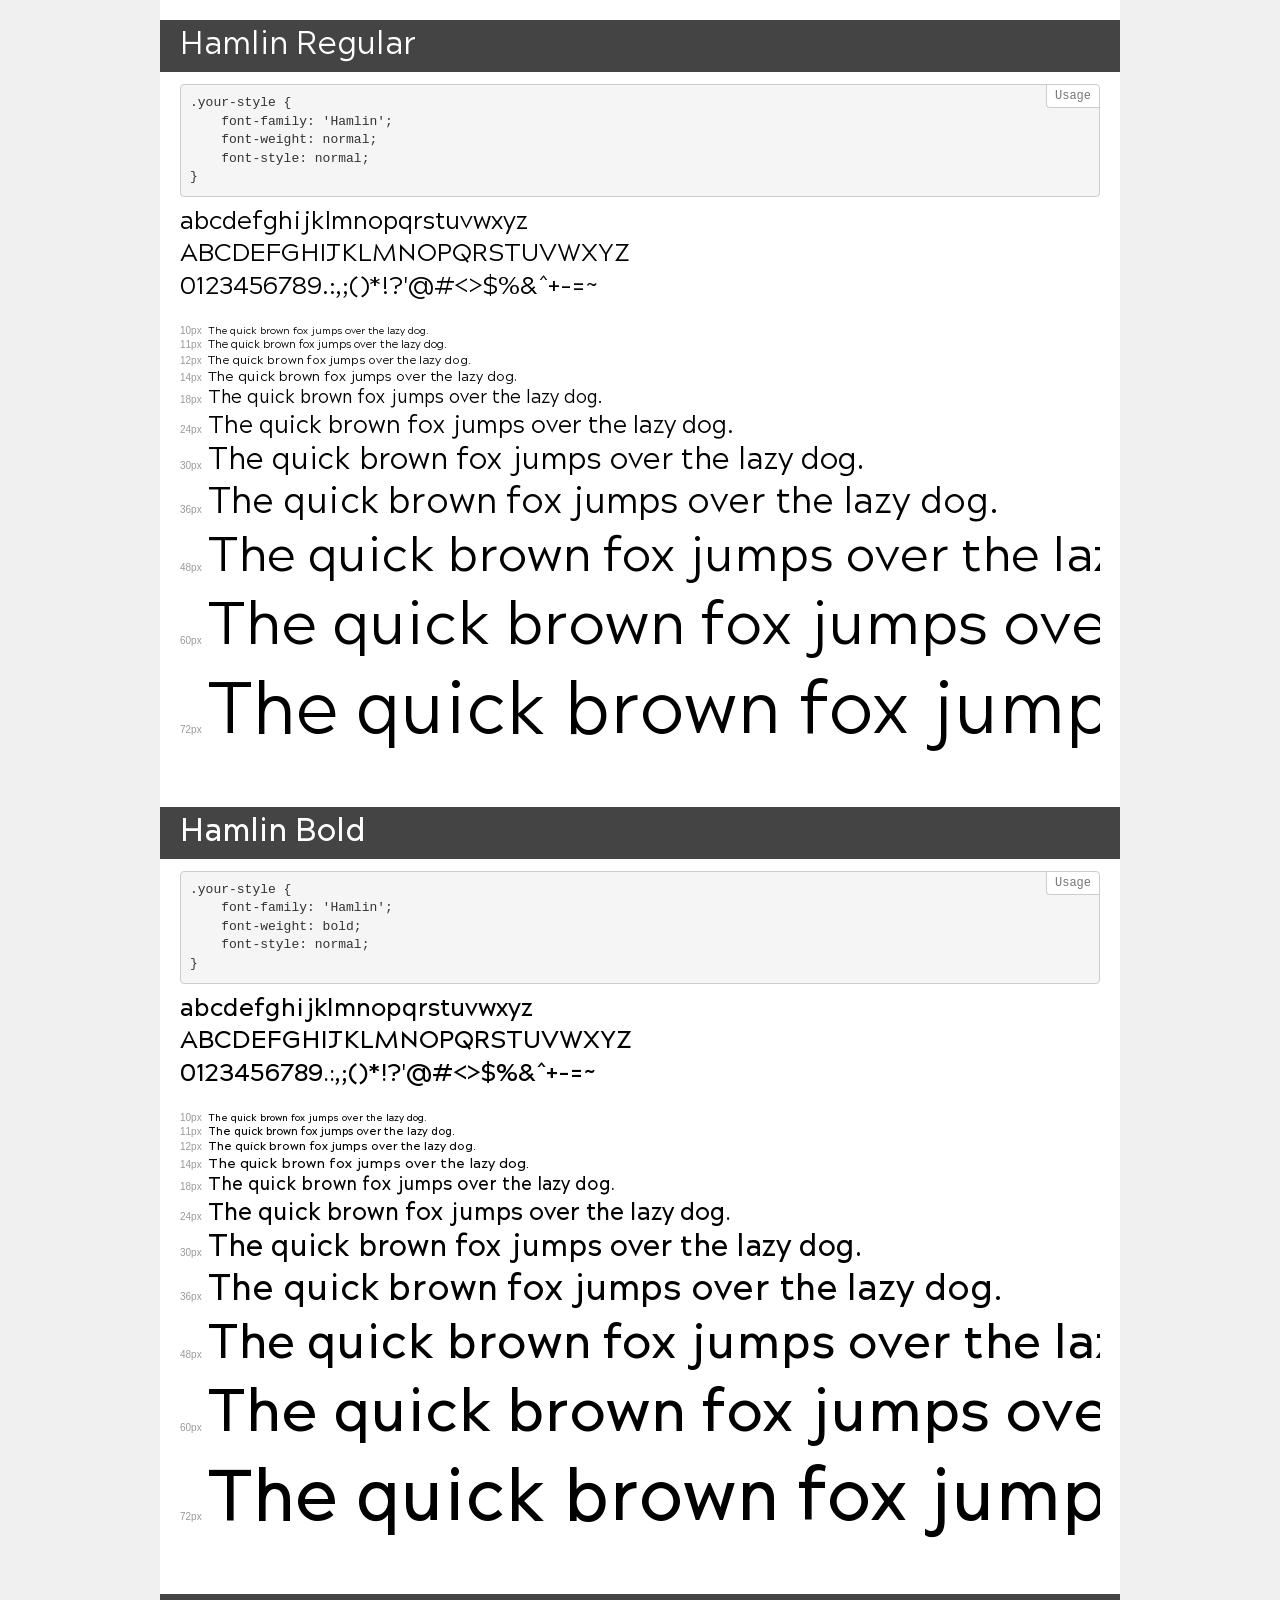
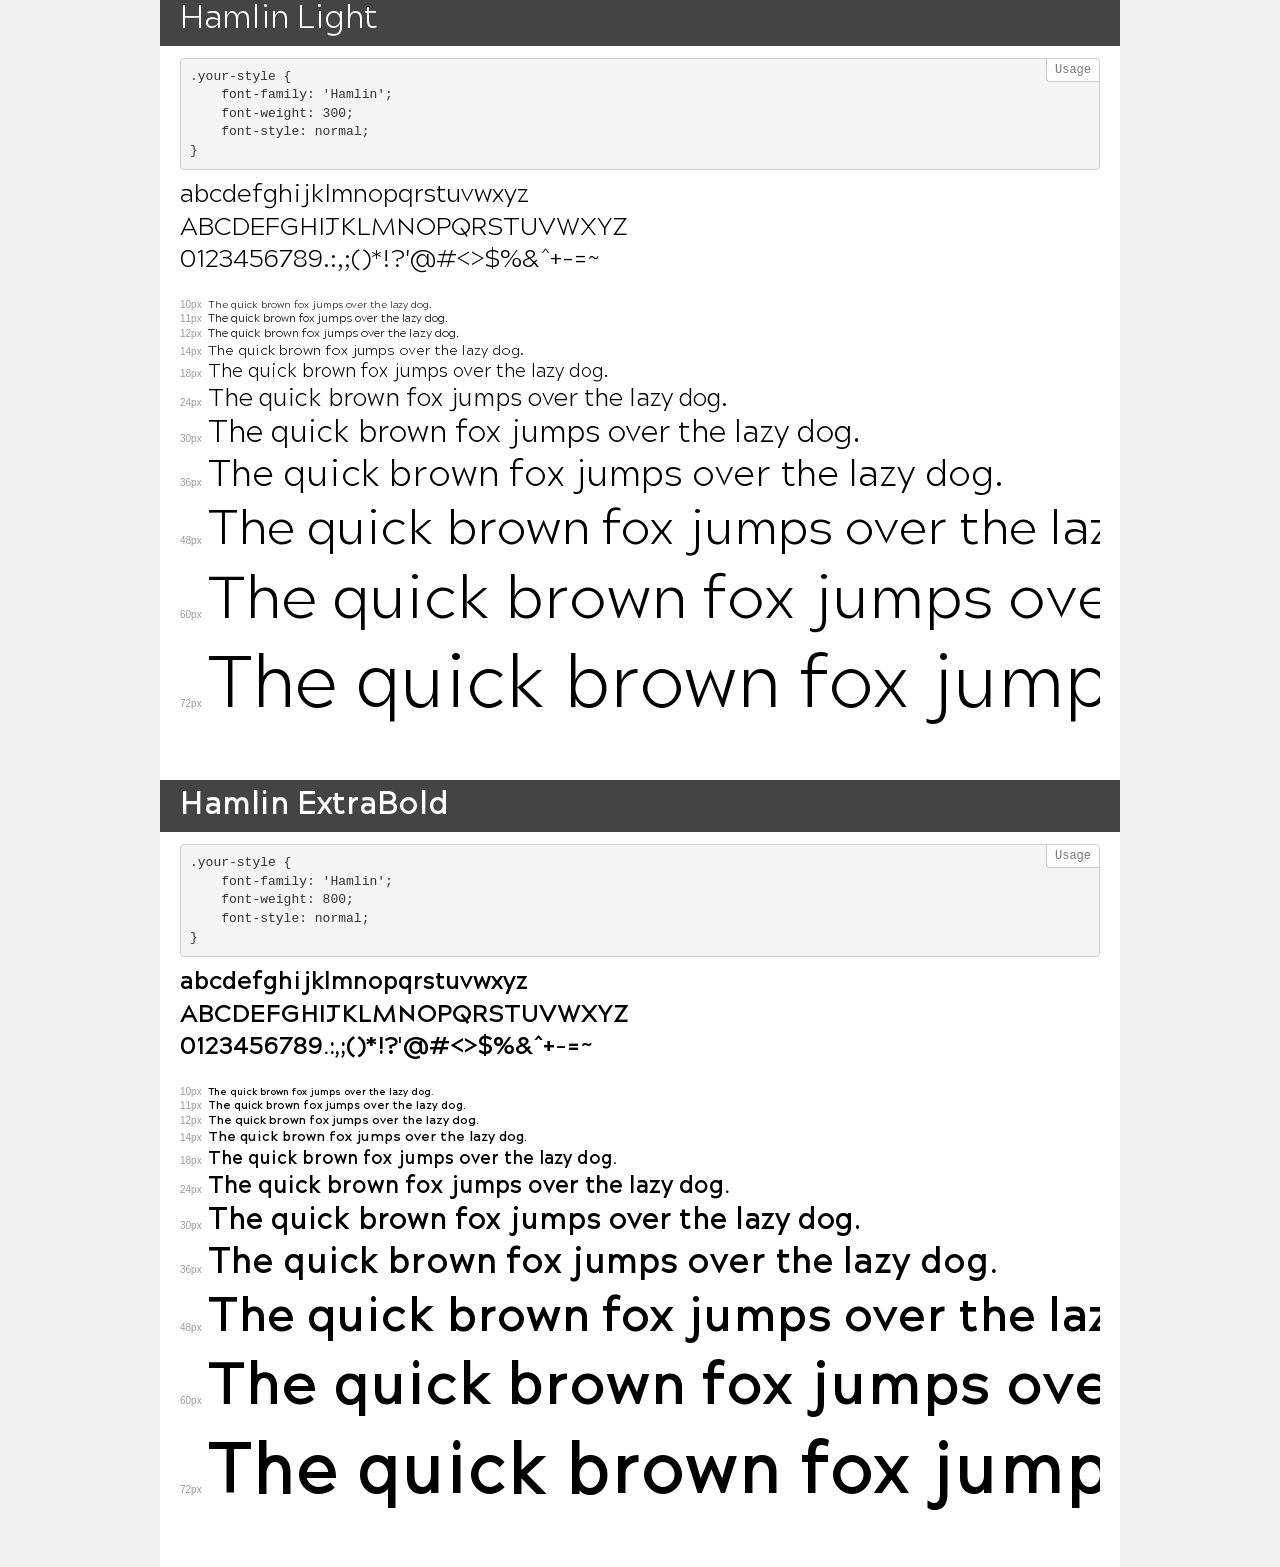
<file: fonts/Hamlin/demo.html>
<!DOCTYPE html>
<html lang="en">
<head>
    <meta charset="utf-8">
    <meta http-equiv="X-UA-Compatible" content="IE=edge">
    <meta name="viewport" content="width=device-width, initial-scale=1">
    <meta name="robots" content="noindex, noarchive">
    <meta name="format-detection" content="telephone=no">
    <title>Transfonter demo</title>
    <link href="stylesheet.css" rel="stylesheet">
    <style>
        /*
        http://meyerweb.com/eric/tools/css/reset/
        v2.0 | 20110126
        License: none (public domain)
        */
        html, body, div, span, applet, object, iframe,
        h1, h2, h3, h4, h5, h6, p, blockquote, pre,
        a, abbr, acronym, address, big, cite, code,
        del, dfn, em, img, ins, kbd, q, s, samp,
        small, strike, strong, sub, sup, tt, var,
        b, u, i, center,
        dl, dt, dd, ol, ul, li,
        fieldset, form, label, legend,
        table, caption, tbody, tfoot, thead, tr, th, td,
        article, aside, canvas, details, embed,
        figure, figcaption, footer, header, hgroup,
        menu, nav, output, ruby, section, summary,
        time, mark, audio, video {
            margin: 0;
            padding: 0;
            border: 0;
            font-size: 100%;
            font: inherit;
            vertical-align: baseline;
        }
        /* HTML5 display-role reset for older browsers */
        article, aside, details, figcaption, figure,
        footer, header, hgroup, menu, nav, section {
            display: block;
        }
        body {
            line-height: 1;
        }
        ol, ul {
            list-style: none;
        }
        blockquote, q {
            quotes: none;
        }
        blockquote:before, blockquote:after,
        q:before, q:after {
            content: '';
            content: none;
        }
        table {
            border-collapse: collapse;
            border-spacing: 0;
        }
        /* demo styles */
        body {
            background: #f0f0f0;
            color: #000;
        }
        .page {
            background: #fff;
            width: 920px;
            margin: 0 auto;
            padding: 20px 20px 0 20px;
            overflow: hidden;
        }
        .font-container {
            overflow-x: auto;
            overflow-y: hidden;
            margin-bottom: 40px;
            line-height: 1.3;
            white-space: nowrap;
            padding-bottom: 5px;
        }
        h1 {
            position: relative;
            background: #444;
            font-size: 32px;
            color: #fff;
            padding: 10px 20px;
            margin: 0 -20px 12px -20px;
        }
        .letters {
            font-size: 25px;
            margin-bottom: 20px;
        }
        .s10:before {
            content: '10px';
        }
        .s11:before {
            content: '11px';
        }
        .s12:before {
            content: '12px';
        }
        .s14:before {
            content: '14px';
        }
        .s18:before {
            content: '18px';
        }
        .s24:before {
            content: '24px';
        }
        .s30:before {
            content: '30px';
        }
        .s36:before {
            content: '36px';
        }
        .s48:before {
            content: '48px';
        }
        .s60:before {
            content: '60px';
        }
        .s72:before {
            content: '72px';
        }
        .s10:before, .s11:before, .s12:before, .s14:before,
        .s18:before, .s24:before, .s30:before, .s36:before,
        .s48:before, .s60:before, .s72:before {
            font-family: Arial, sans-serif;
            font-size: 10px;
            font-weight: normal;
            font-style: normal;
            color: #999;
            padding-right: 6px;
        }
        pre {
            display: block;
            position: relative;
            padding: 9px;
            margin: 0 0 10px;
            font-family: Monaco, Menlo, Consolas, "Courier New", monospace;
            font-size: 13px;
            line-height: 1.428571429;
            color: #333;
            font-weight: normal;
            font-style: normal;
            background-color: #f5f5f5;
            border: 1px solid #ccc;
            overflow-x: auto;
            border-radius: 4px;
        }
        pre:after {
            display: block;
            position: absolute;
            right: 0;
            top: 0;
            content: 'Usage';
            line-height: 1;
            padding: 5px 8px;
            font-size: 12px;
            color: #767676;
            background-color: #fff;
            border: 1px solid #ccc;
            border-right: none;
            border-top: none;
            border-radius: 0 4px 0 4px;
            z-index: 10;
        }
        /* responsive */
        @media (max-width: 959px) {
            .page {
                width: auto;
                margin: 0;
            }
        }
    </style>
</head>
<body>
<div class="page">
    <div class="demo">
        <h1 style="font-family: 'Hamlin'; font-weight: normal; font-style: normal;">Hamlin Regular</h1>
        <pre>.your-style {
    font-family: 'Hamlin';
    font-weight: normal;
    font-style: normal;
}</pre>
        <div class="font-container" style="font-family: 'Hamlin'; font-weight: normal; font-style: normal;">
            <p class="letters">
                abcdefghijklmnopqrstuvwxyz<br>
ABCDEFGHIJKLMNOPQRSTUVWXYZ<br>
                0123456789.:,;()*!?'@#<>$%&^+-=~
            </p>
            <p class="s10" style="font-size: 10px;">The quick brown fox jumps over the lazy dog.</p>
            <p class="s11" style="font-size: 11px;">The quick brown fox jumps over the lazy dog.</p>
            <p class="s12" style="font-size: 12px;">The quick brown fox jumps over the lazy dog.</p>
            <p class="s14" style="font-size: 14px;">The quick brown fox jumps over the lazy dog.</p>
            <p class="s18" style="font-size: 18px;">The quick brown fox jumps over the lazy dog.</p>
            <p class="s24" style="font-size: 24px;">The quick brown fox jumps over the lazy dog.</p>
            <p class="s30" style="font-size: 30px;">The quick brown fox jumps over the lazy dog.</p>
            <p class="s36" style="font-size: 36px;">The quick brown fox jumps over the lazy dog.</p>
            <p class="s48" style="font-size: 48px;">The quick brown fox jumps over the lazy dog.</p>
            <p class="s60" style="font-size: 60px;">The quick brown fox jumps over the lazy dog.</p>
            <p class="s72" style="font-size: 72px;">The quick brown fox jumps over the lazy dog.</p>
        </div>
    </div>
    <div class="demo">
        <h1 style="font-family: 'Hamlin'; font-weight: bold; font-style: normal;">Hamlin Bold</h1>
        <pre>.your-style {
    font-family: 'Hamlin';
    font-weight: bold;
    font-style: normal;
}</pre>
        <div class="font-container" style="font-family: 'Hamlin'; font-weight: bold; font-style: normal;">
            <p class="letters">
                abcdefghijklmnopqrstuvwxyz<br>
ABCDEFGHIJKLMNOPQRSTUVWXYZ<br>
                0123456789.:,;()*!?'@#<>$%&^+-=~
            </p>
            <p class="s10" style="font-size: 10px;">The quick brown fox jumps over the lazy dog.</p>
            <p class="s11" style="font-size: 11px;">The quick brown fox jumps over the lazy dog.</p>
            <p class="s12" style="font-size: 12px;">The quick brown fox jumps over the lazy dog.</p>
            <p class="s14" style="font-size: 14px;">The quick brown fox jumps over the lazy dog.</p>
            <p class="s18" style="font-size: 18px;">The quick brown fox jumps over the lazy dog.</p>
            <p class="s24" style="font-size: 24px;">The quick brown fox jumps over the lazy dog.</p>
            <p class="s30" style="font-size: 30px;">The quick brown fox jumps over the lazy dog.</p>
            <p class="s36" style="font-size: 36px;">The quick brown fox jumps over the lazy dog.</p>
            <p class="s48" style="font-size: 48px;">The quick brown fox jumps over the lazy dog.</p>
            <p class="s60" style="font-size: 60px;">The quick brown fox jumps over the lazy dog.</p>
            <p class="s72" style="font-size: 72px;">The quick brown fox jumps over the lazy dog.</p>
        </div>
    </div>
    <div class="demo">
        <h1 style="font-family: 'Hamlin'; font-weight: 300; font-style: normal;">Hamlin Light</h1>
        <pre>.your-style {
    font-family: 'Hamlin';
    font-weight: 300;
    font-style: normal;
}</pre>
        <div class="font-container" style="font-family: 'Hamlin'; font-weight: 300; font-style: normal;">
            <p class="letters">
                abcdefghijklmnopqrstuvwxyz<br>
ABCDEFGHIJKLMNOPQRSTUVWXYZ<br>
                0123456789.:,;()*!?'@#<>$%&^+-=~
            </p>
            <p class="s10" style="font-size: 10px;">The quick brown fox jumps over the lazy dog.</p>
            <p class="s11" style="font-size: 11px;">The quick brown fox jumps over the lazy dog.</p>
            <p class="s12" style="font-size: 12px;">The quick brown fox jumps over the lazy dog.</p>
            <p class="s14" style="font-size: 14px;">The quick brown fox jumps over the lazy dog.</p>
            <p class="s18" style="font-size: 18px;">The quick brown fox jumps over the lazy dog.</p>
            <p class="s24" style="font-size: 24px;">The quick brown fox jumps over the lazy dog.</p>
            <p class="s30" style="font-size: 30px;">The quick brown fox jumps over the lazy dog.</p>
            <p class="s36" style="font-size: 36px;">The quick brown fox jumps over the lazy dog.</p>
            <p class="s48" style="font-size: 48px;">The quick brown fox jumps over the lazy dog.</p>
            <p class="s60" style="font-size: 60px;">The quick brown fox jumps over the lazy dog.</p>
            <p class="s72" style="font-size: 72px;">The quick brown fox jumps over the lazy dog.</p>
        </div>
    </div>
    <div class="demo">
        <h1 style="font-family: 'Hamlin'; font-weight: 800; font-style: normal;">Hamlin ExtraBold</h1>
        <pre>.your-style {
    font-family: 'Hamlin';
    font-weight: 800;
    font-style: normal;
}</pre>
        <div class="font-container" style="font-family: 'Hamlin'; font-weight: 800; font-style: normal;">
            <p class="letters">
                abcdefghijklmnopqrstuvwxyz<br>
ABCDEFGHIJKLMNOPQRSTUVWXYZ<br>
                0123456789.:,;()*!?'@#<>$%&^+-=~
            </p>
            <p class="s10" style="font-size: 10px;">The quick brown fox jumps over the lazy dog.</p>
            <p class="s11" style="font-size: 11px;">The quick brown fox jumps over the lazy dog.</p>
            <p class="s12" style="font-size: 12px;">The quick brown fox jumps over the lazy dog.</p>
            <p class="s14" style="font-size: 14px;">The quick brown fox jumps over the lazy dog.</p>
            <p class="s18" style="font-size: 18px;">The quick brown fox jumps over the lazy dog.</p>
            <p class="s24" style="font-size: 24px;">The quick brown fox jumps over the lazy dog.</p>
            <p class="s30" style="font-size: 30px;">The quick brown fox jumps over the lazy dog.</p>
            <p class="s36" style="font-size: 36px;">The quick brown fox jumps over the lazy dog.</p>
            <p class="s48" style="font-size: 48px;">The quick brown fox jumps over the lazy dog.</p>
            <p class="s60" style="font-size: 60px;">The quick brown fox jumps over the lazy dog.</p>
            <p class="s72" style="font-size: 72px;">The quick brown fox jumps over the lazy dog.</p>
        </div>
    </div>
</div>
</body>
</html>
</file>
<file: fonts/Hamlin/stylesheet.css>
@font-face {
    font-family: 'Hamlin';
    src: url('Hamlin-Regular.eot');
    src: local('Hamlin Regular'), local('Hamlin-Regular'),
        url('Hamlin-Regular.eot?#iefix') format('embedded-opentype'),
        url('Hamlin-Regular.woff2') format('woff2'),
        url('Hamlin-Regular.woff') format('woff'),
        url('Hamlin-Regular.ttf') format('truetype');
    font-weight: normal;
    font-style: normal;
}

@font-face {
    font-family: 'Hamlin';
    src: url('Hamlin-Bold.eot');
    src: local('Hamlin Bold'), local('Hamlin-Bold'),
        url('Hamlin-Bold.eot?#iefix') format('embedded-opentype'),
        url('Hamlin-Bold.woff2') format('woff2'),
        url('Hamlin-Bold.woff') format('woff'),
        url('Hamlin-Bold.ttf') format('truetype');
    font-weight: bold;
    font-style: normal;
}

@font-face {
    font-family: 'Hamlin';
    src: url('Hamlin-Light.eot');
    src: local('Hamlin Light'), local('Hamlin-Light'),
        url('Hamlin-Light.eot?#iefix') format('embedded-opentype'),
        url('Hamlin-Light.woff2') format('woff2'),
        url('Hamlin-Light.woff') format('woff'),
        url('Hamlin-Light.ttf') format('truetype');
    font-weight: 300;
    font-style: normal;
}

@font-face {
    font-family: 'Hamlin';
    src: url('Hamlin-ExtraBold.eot');
    src: local('Hamlin ExtraBold'), local('Hamlin-ExtraBold'),
        url('Hamlin-ExtraBold.eot?#iefix') format('embedded-opentype'),
        url('Hamlin-ExtraBold.woff2') format('woff2'),
        url('Hamlin-ExtraBold.woff') format('woff'),
        url('Hamlin-ExtraBold.ttf') format('truetype');
    font-weight: 800;
    font-style: normal;
}
</file>
